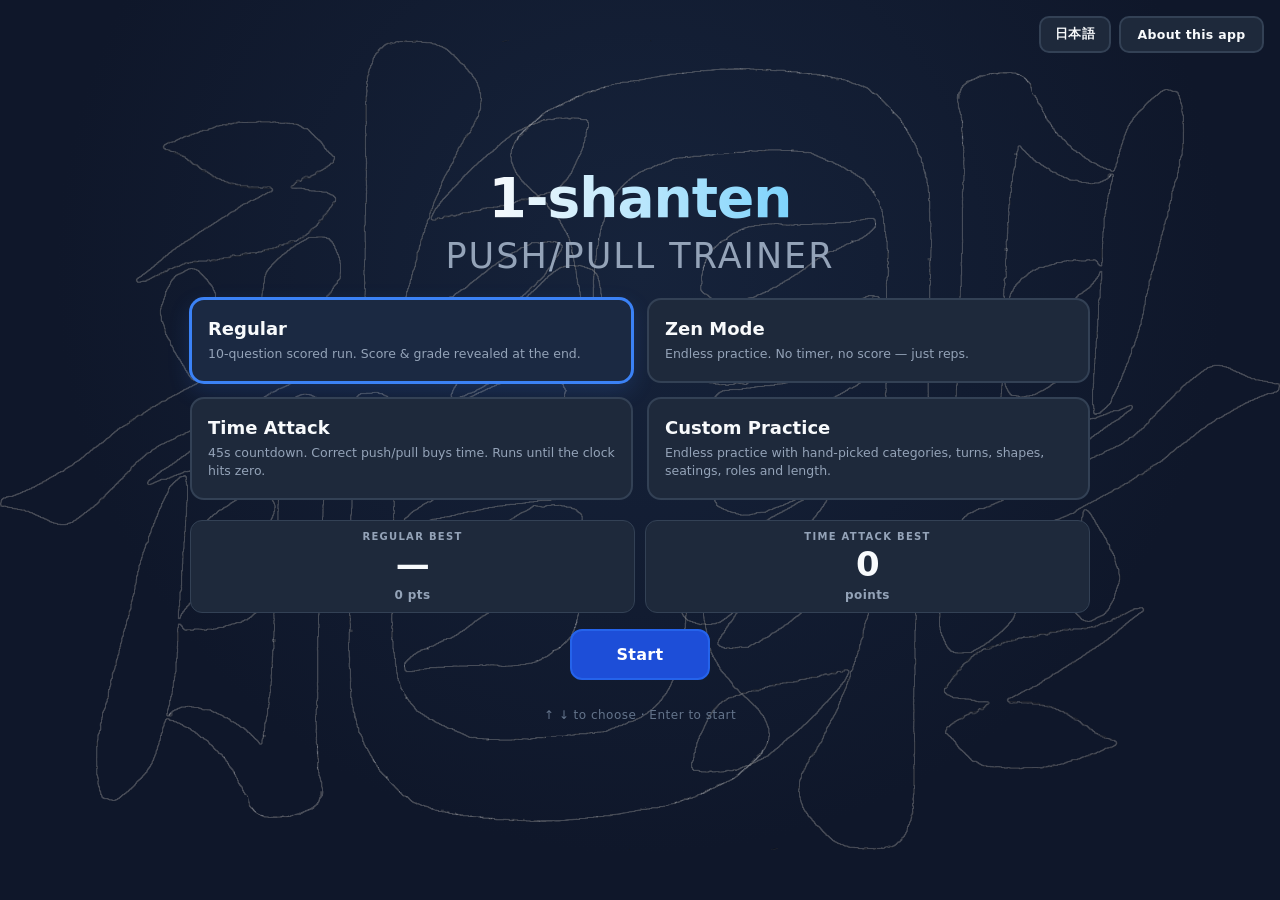
<file: index.html>
<!DOCTYPE html>
<html lang="en">
<head>
<meta charset="UTF-8">
<meta name="viewport" content="width=device-width, initial-scale=1">
<title>1-shanten Push/Fold Trainer</title>
<link rel="stylesheet" href="style.css">
</head>
<body>
<div id="app">

  <div id="home" class="screen active">
    <img src="long.png" alt="" class="cover-image">
    <img src="long.png" alt="" class="cover-image-flipped">
    <div class="home-topbar">
      <button class="btn" id="langBtn">日本語</button>
      <button class="btn" id="aboutBtn" data-i18n="home.about" style="min-width:145px;">About</button>
    </div>
    <div class="home-content">
    <div class="home-inner">
      <h1 data-i18n="home.heading">1-shanten</h1>
      <p class="sub" data-i18n="home.sub">Push/Fold Trainer</p>
      <div class="modes">
        <button class="mode-card selected" data-mode="regular">
          <div class="mode-title" data-i18n="home.mode.regular.title">Regular</div>
          <div class="mode-desc" data-i18n="home.mode.regular.desc">10-question scored run. Score &amp; grade revealed at the end.</div>
        </button>
        <button class="mode-card" data-mode="zen">
          <div class="mode-title" data-i18n="home.mode.zen.title">Zen Mode</div>
          <div class="mode-desc" data-i18n="home.mode.zen.desc">Endless practice. No timer, no score — just reps.</div>
        </button>
        <button class="mode-card" data-mode="timeattack">
          <div class="mode-title" data-i18n="home.mode.timeattack.title">Time Attack</div>
          <div class="mode-desc" data-i18n="home.mode.timeattack.desc">45s countdown. Correct push/fold buys time. Runs until the clock hits zero.</div>
        </button>
        <button class="mode-card" data-mode="custom">
          <div class="mode-title" data-i18n="home.mode.custom.title">Custom Practice</div>
          <div class="mode-desc" data-i18n="home.mode.custom.desc">Endless practice with hand-picked categories, turns, shapes, seatings, roles and length.</div>
        </button>
      </div>
      <div class="high-scores">
        <div class="hs-item">
          <span data-i18n="home.hs.regular">Regular Best</span>
          <b id="hsRegularGrade" class="hs-rank">—</b>
          <div class="hs-sub" id="hsRegular">0 pts</div>
        </div>
        <div class="hs-item">
          <span data-i18n="home.hs.timeattack">Time Attack Best</span>
          <b id="hsTimeAttack" class="hs-rank">0</b>
          <div class="hs-sub" data-i18n="home.hs.points">points</div>
        </div>
      </div>
      <div class="home-actions">
        <button class="btn primary big" id="startBtn" data-i18n="home.start">Start</button>
      </div>
      <p class="hint" data-i18n="home.hint">↑ ↓ to choose &nbsp;·&nbsp; Enter to start</p>
    </div>
    </div>
  </div>

  <div id="settings" class="screen">
    <div class="settings-card">
      <h1 data-i18n="settings.title">Custom Practice Setup</h1>
      <p class="desc" data-i18n="settings.desc">Choose exactly what appears in Custom Practice. At least one option per section must remain enabled.</p>

      <div class="settings-columns">
        <div class="settings-col">
          <div class="settings-section">
            <div class="settings-section-title" data-i18n="settings.cat.title">Tile Categories</div>
            <div class="settings-grid" id="catSettings">
              <label class="chk"><input type="checkbox" data-cat="Double musuji"><span data-i18n="settings.cat.doubleMusuji">Double Musuji</span></label>
              <label class="chk"><input type="checkbox" data-cat="Musuji 3/7"><span data-i18n="settings.cat.musuji37">Musuji 3/7</span></label>
              <label class="chk"><input type="checkbox" data-cat="Musuji 2/8"><span data-i18n="settings.cat.musuji28">Musuji 2/8</span></label>
              <label class="chk"><input type="checkbox" data-cat="Katamusuji 4/5/6"><span data-i18n="settings.cat.katamusuji">Katamusuji 4/5/6</span></label>
              <label class="chk"><input type="checkbox" data-cat="Musuji 1/9"><span data-i18n="settings.cat.musuji19">Musuji 1/9</span></label>
            </div>
            <p class="settings-note" id="settingsNote" data-i18n="settings.note.cat">Select categories to include.</p>
          </div>

          <div class="settings-section">
            <div class="settings-section-title" data-i18n="settings.turn.title">Turns</div>
            <div class="settings-grid settings-grid-3" id="turnSettings">
              <label class="chk"><input type="checkbox" data-turn="5"><span data-i18n="settings.turn.5">Turn 5</span></label>
              <label class="chk"><input type="checkbox" data-turn="9"><span data-i18n="settings.turn.9">Turn 9</span></label>
              <label class="chk"><input type="checkbox" data-turn="14"><span data-i18n="settings.turn.14">Turn 14</span></label>
            </div>
            <p class="settings-note" id="turnsNote" data-i18n="settings.note.turn">Select turns to include.</p>
          </div>

          <div class="settings-grid settings-grid-3" id="shapeSettings">
            <label class="chk"><input type="checkbox" data-shape="Perfect"><span data-i18n="settings.shape.perfect">[A] Perfect</span></label>
            <label class="chk"><input type="checkbox" data-shape="Good*2"><span data-i18n="settings.shape.good2">[B] Ryanmen ×2</span></label>
            <label class="chk"><input type="checkbox" data-shape="Good+Ryankan"><span data-i18n="settings.shape.goodRyankan">[C] Ryanmen + Ryankan</span></label>
            <label class="chk"><input type="checkbox" data-shape="Good+Kanchan"><span data-i18n="settings.shape.goodKanchan">[D] Ryanmen + Kanchan</span></label>
            <label class="chk"><input type="checkbox" data-shape="Bad+Ryankan"><span data-i18n="settings.shape.badRyankan">[E] Kanchan + Ryankan</span></label>
            <label class="chk"><input type="checkbox" data-shape="7 Pairs"><span data-i18n="settings.shape.pairs">[F] 7 Pairs</span></label>
          </div>

          <div class="settings-section">
            <div class="settings-section-title" data-i18n="settings.hand.title">Hand State</div>
            <div class="settings-grid" id="handSettings">
              <label class="chk"><input type="checkbox" data-hand="menzen"><span data-i18n="settings.hand.menzen">Menzen (Closed)</span></label>
              <label class="chk"><input type="checkbox" data-hand="fuuro"><span data-i18n="settings.hand.fuuro">Fuuro (Open)</span></label>
            </div>
            <p class="settings-note" id="handsNote" data-i18n="settings.note.hand">Select hand states to include.</p>
          </div>
        </div>

        <div class="settings-col">
          <div class="settings-section">
            <div class="settings-section-title" data-i18n="settings.declarer.title">Riichi Caller Seat</div>
            <div class="settings-grid settings-grid-3" id="declarerSettings">
              <label class="chk"><input type="checkbox" data-declarer="kamicha"><span data-i18n="settings.declarer.kamicha">Kamicha</span></label>
              <label class="chk"><input type="checkbox" data-declarer="toimen"><span data-i18n="settings.declarer.toimen">Toimen</span></label>
              <label class="chk"><input type="checkbox" data-declarer="shimocha"><span data-i18n="settings.declarer.shimocha">Shimocha</span></label>
            </div>
            <p class="settings-note" id="declarersNote" data-i18n="settings.note.declarer">Select declarer seats to include.</p>
          </div>

          <div class="settings-section">
            <div class="settings-section-title" data-i18n="settings.playerrole.title">Your Role</div>
            <div class="settings-grid" id="playerRoleSettings">
              <label class="chk"><input type="checkbox" data-playerrole="Dealer"><span data-i18n="settings.role.dealer">Dealer</span></label>
              <label class="chk"><input type="checkbox" data-playerrole="Non-Dealer"><span data-i18n="settings.role.nondealer">Non-Dealer</span></label>
            </div>
            <p class="settings-note" id="playerRolesNote" data-i18n="settings.note.playerrole">Select your role to include.</p>
          </div>

          <div class="settings-section">
            <div class="settings-section-title" data-i18n="settings.opprole.title">Riichi Caller Role</div>
            <div class="settings-grid" id="oppRoleSettings">
              <label class="chk"><input type="checkbox" data-opprole="Dealer"><span data-i18n="settings.role.dealer">Dealer</span></label>
              <label class="chk"><input type="checkbox" data-opprole="Non-Dealer"><span data-i18n="settings.role.nondealer">Non-Dealer</span></label>
            </div>
            <p class="settings-note" id="oppRolesNote" data-i18n="settings.note.opprole">Select the declarer's role to include.</p>
          </div>

          <div class="settings-section">
            <div class="settings-section-title" data-i18n="settings.qcount.title">Question Count</div>
            <div class="settings-grid settings-grid-4" id="questionCountSettings">
              <label class="chk"><input type="checkbox" data-qcount="5"><span>5</span></label>
              <label class="chk"><input type="checkbox" data-qcount="10"><span>10</span></label>
              <label class="chk"><input type="checkbox" data-qcount="15"><span>15</span></label>
              <label class="chk"><input type="checkbox" data-qcount="20"><span>20</span></label>
            </div>
            <p class="settings-note" id="qcountNote" data-i18n="settings.note.qcount">Choose the length of the practice run.</p>
          </div>
        </div>
      </div>

      <div class="settings-actions">
        <button class="btn" id="customBack" data-i18n="settings.back">Back</button>
        <button class="btn primary" id="customStart" data-i18n="settings.start">Start Practice</button>
      </div>
    </div>
  </div>

  <div id="game" class="screen">
    <header id="gameHeader">
      <div class="hdr-left">
        <span class="logo" data-i18n="game.logo">1-shanten Push-Pull</span>
        <span class="pill" id="modePill">Regular</span>
      </div>
      <div class="hdr-right">
        <span class="timer-wrapper">
          <span class="pill time" id="timerPill">0s</span>
          <span class="sec-delta" id="secDelta"></span>
        </span>
        <span class="pill combo" id="comboPill">Combo 0</span>
        <span class="pill" id="qCounter">Q 1 / 10</span>
        <span class="pill score" id="scorePill">Score 0</span>
        <button class="btn" id="helpBtn" style="padding:6px 12px;font-size:14px;font-weight:800;">?</button>
        <button class="btn" id="dealInBtn" style="padding:6px 14px;font-size:12px;" data-i18n="game.dealin">Deal-in Rate Reference</button>
        <button class="btn" id="shapesBtn" style="padding:6px 14px;font-size:12px;" data-i18n="game.shapes">Shapes</button>
        <button class="btn" id="exitBtn" style="padding:6px 14px;font-size:12px;" data-i18n="game.exit">Exit</button>
      </div>
    </header>

    <div class="card" id="shapeTierCard">
      <h3 data-i18n="game.panel.shapeTiers">Shape Tiers</h3>
      <div class="panel-title" id="shapeTierTitle">Hidden</div>
      <div class="panel-table-wrap" id="shapeTierTableWrap"></div>
      <div class="direct-nav" id="shapeTierDirectNav"></div>
      <div class="panel-controls">
        <button class="btn" id="shapeTierPrev">◀</button>
        <button class="panel-indicator-btn" id="shapeTierIndicator" title="Auto-select matching table" type="button">Auto</button>
        <button class="btn" id="shapeTierNext">▶</button>
      </div>
    </div>

    <div id="tableWrap"><div id="board"></div></div>

    <div class="card" id="thresholdCard">
      <h3 data-i18n="game.panel.thresholds">Thresholds</h3>
      <div class="panel-title" id="thresholdTitle">Hidden</div>
      <div class="panel-table-wrap" id="thresholdTableWrap"></div>
      <div class="direct-nav" id="thresholdDirectNav"></div>
      <div class="panel-controls">
        <button class="btn" id="threshPrev">◀</button>
        <button class="panel-indicator-btn" id="threshIndicator" title="Auto-select matching table" type="button">Auto</button>
        <button class="btn" id="threshNext">▶</button>
      </div>
    </div>

    <aside id="sidebar">
      <div class="card">
        <h3 data-i18n="game.quiz.title">Quiz</h3>
        <div id="quizCard"></div>
      </div>
    </aside>

    <div id="bottomArea">
      <div id="scenario">
        <div class="scard"><div class="slabel" data-i18n="game.sc.shape">Shape &amp; Status</div><div class="svalue" id="scShape">—</div></div>
        <div class="scard"><div class="slabel" data-i18n="game.sc.yaku">Yaku &amp; Dora</div><div class="svalue hl" id="scYaku">—</div></div>
        <div class="scard"><div class="slabel" data-i18n="game.sc.role">Role</div><div class="svalue" id="scRole">—</div></div>
        <div class="scard"><div class="slabel" data-i18n="game.sc.declarer">Riichi Declarer</div><div class="svalue" id="scDecl">—</div></div>
      </div>
      <div class="card" id="discardCard">
        <h3 data-i18n="game.discard.title">Your Discard — Tile Category</h3>
        <div class="discard-cat" id="discardCat">Double Musuji</div>
        <div class="discard-desc" id="discardDesc">4, 5 or 6 — Double non-suji tile</div>
      </div>
    </div>
  </div>

  <div id="results" class="screen">
    <div class="results-card">
      <h1 id="resultsTitle">Run Complete</h1>
      <div class="grade" id="gradeLetter">A</div>
      <div class="results-grid" id="resultsGrid"></div>
      <div class="res-actions">
        <button class="btn primary big" id="playAgain" data-i18n="results.playAgain">Play Again</button>
        <button class="btn big" id="backToMenu" data-i18n="results.menu">Back to Menu</button>
      </div>
    </div>
  </div>

  <div id="dealInModal" class="modal-overlay">
    <div class="modal-content">
      <div class="modal-header">
        <h2 data-i18n="dealin.title">Deal-in Rate Reference</h2>
        <button class="modal-close" id="closeDealIn" aria-label="Close">×</button>
      </div>
      <p class="modal-desc" data-i18n="dealin.desc">Minimum passed sujis needed to reach each estimated deal-in rate range, by tile category.</p>
      <div id="dealInChartWrap"></div>
      <div class="deal-in-note">
        <strong data-i18n="dealin.modTitle">Common modifiers (not in table):</strong><br>
        <span data-i18n="dealin.modBody">Dora: +2% · Sotogawa: −5% · 1-chance: −3% · Anko/Anko-suji: +2%</span>
        <span class="warn" data-i18n="dealin.modWarn">These modifiers are not accounted for when determining the estimated deal-in rates.</span>
      </div>
    </div>
  </div>

  <div id="shapesModal" class="modal-overlay">
    <div class="modal-content">
      <div class="modal-header">
        <h2 data-i18n="shapes.title">Shape Reference</h2>
        <button class="modal-close" id="closeShapes" aria-label="Close">×</button>
      </div>
      <p class="modal-desc" data-i18n="shapes.desc">Overview of the 5 hand shape categories with example 13-tile hands.</p>
      <div id="shapesContentWrap" class="shape-list"></div>
    </div>
  </div>

  <div id="helpModal" class="modal-overlay">
    <div class="modal-content">
      <div class="modal-header">
        <h2 data-i18n="help.title">How to Play</h2>
        <button class="modal-close" id="closeHelp" aria-label="Close">×</button>
      </div>
      <div class="help-content" id="helpBody"></div>
    </div>
  </div>

  <div id="aboutModal" class="modal-overlay">
    <div class="modal-content">
      <div class="modal-header">
        <h2 data-i18n="about.title">About</h2>
        <button class="modal-close" id="closeAbout" aria-label="Close">×</button>
      </div>
      <div class="help-content">
        <h3 data-i18n="about.overviewTitle">Overview</h3>
        <p data-i18n="about.p1">A training tool for the push/fold decision in riichi mahjong. Every question shows a 1-shanten hand facing a riichi and walks you through the same three steps: count the passed sujis, estimate the deal-in rate, then compare it against your hand's deal-in threshold values.</p>
        <h3 data-i18n="about.creditsTitle">Credits</h3>
        <p data-i18n="about.p2">Designed and built by kakino_tea. X: @mican8saku</p>
        <h3 data-i18n="about.sourcesTitle">Sources</h3>
        <p data-i18n="about.p3">Shape tiers and Deal-in Threshold tables are adapted from Unimaru(うに丸)'s book covering this topic. Deal-in rate estimates are adapted from Statistical Mahjong Strategy by Miinin. The deal-in rates are rough training estimates and are not exact as they fall into a bucket of 5% so there is bound to be inaccurate especially if you factor in other factors in there too or apply it to a specific concrete discard pond. </p>
      </div>
    </div>
  </div>

</div>
<script src="script.js"></script>
</body>
</html>
</file>
<file: style.css>
:root{
  --bg:#0f172a;
  --panel:#1e293b;
  --panel2:#243038;
  --border:#334155;
  --text:#f8fafc;
  --muted:#94a3b8;
  --green:#22c55e;
  --red:#ef4444;
  --blue:#3b82f6;
  --amber:#f59e0b;
}
*{box-sizing:border-box;}
html,body{height:100%;margin:0;padding:0;}
body{
  background:var(--bg);
  color:var(--text);
  font-family:system-ui,-apple-system,'Segoe UI',Roboto,Helvetica,Arial,sans-serif;
  overflow:hidden;
  -webkit-font-smoothing:antialiased;
}
button{font-family:inherit;}
.screen{display:none;}
#home.active{display:flex;}
#settings.active{display:flex;}
#game.active{display:grid;}
#results.active{display:flex;}

#home,#settings{
  height:100vh;flex-direction:column;align-items:center;justify-content:center;
  gap:22px;padding:24px;background:radial-gradient(circle at 50% 30%,#16233b 0%,#0f172a 65%);
}
#home{position:relative;}
.home-topbar{
  position:absolute;top:16px;right:16px;display:flex;gap:8px;
}
.home-topbar .btn{padding:8px 14px;font-size:12.5px;}
#settings.active{
  align-items:center;
  justify-content:flex-start;
  overflow-y:auto;
  padding:30px 24px;
}
.home-inner{display:flex;flex-direction:column;align-items:center;gap:16px;max-width:900px;width:100%;}
#home h1{margin:0;font-size:55px;letter-spacing:-1px;font-weight:800;
  background:linear-gradient(90deg,#f8fafc,#7dd3fc);-webkit-background-clip:text;background-clip:text;color:transparent;}
.sub{margin:-10px 0 6px;color:var(--muted);font-size:35px;letter-spacing:2px;text-transform:uppercase;}
.modes{display:grid;grid-template-columns:1fr 1fr;gap:14px;width:100%;}
.mode-card{
  background:var(--panel);border:2px solid var(--border);border-radius:14px;
  padding:18px 16px;text-align:left;color:var(--text);cursor:pointer;
  transition:border-color .15s,transform .12s,background .15s;
}
.mode-card:hover{border-color:#475569;transform:translateY(-2px);}
.mode-card.selected{border-color:var(--blue);background:#1b2942;box-shadow:0 0 0 1px var(--blue),0 8px 22px rgba(59,130,246,.18);}
.mode-title{font-size:18px;font-weight:800;margin-bottom:6px;}
.mode-desc{font-size:12.5px;color:var(--muted);line-height:1.45;}
.hint{color:#64748b;font-size:12px;letter-spacing:.5px;}

.high-scores{
  display:grid;
  grid-template-columns:repeat(2, 1fr);
  gap:10px;
  width:100%;
  margin-top:4px;
}
.hs-item{
  background:var(--panel);
  border:1px solid var(--border);
  border-radius:12px;
  padding:10px 12px;
  text-align:center;
}
.hs-item span{
  display:block;
  font-size:10px;
  letter-spacing:1.3px;
  text-transform:uppercase;
  color:var(--muted);
  font-weight:800;
  margin-bottom:5px;
}
.hs-item b.hs-rank{
  display:block;
  font-size:34px;
  font-weight:900;
  color:#f8fafc;
  line-height:1.05;
  font-variant-numeric:tabular-nums;
  letter-spacing:-.5px;
}
.hs-sub{
  margin-top:5px;
  font-size:12px;
  font-weight:800;
  color:#94a3b8;
  font-variant-numeric:tabular-nums;
  letter-spacing:.4px;
}

.btn{
  border:2px solid var(--border);background:var(--panel);color:var(--text);
  border-radius:10px;padding:11px 18px;font-size:14px;font-weight:700;cursor:pointer;
  transition:all .14s;letter-spacing:.3px;
}
.btn:hover:not(:disabled){border-color:#64748b;background:var(--panel2);transform:translateY(-1px);}
.btn:disabled{opacity:.4;cursor:not-allowed;}
.btn.primary{border-color:#2563eb;background:#1d4ed8;color:#fff;}
.btn.primary:hover:not(:disabled){background:#2563eb;border-color:#3b82f6;box-shadow:0 0 18px rgba(37,99,235,.45);}
.btn.big{padding:14px 44px;font-size:16px;border-radius:12px;}
.home-actions{display:flex;gap:12px;align-items:center;}

.settings-card{
  background:var(--panel);border:1px solid var(--border);border-radius:16px;
  padding:24px 26px;max-width:1100px;width:100%;
  box-shadow:0 20px 50px rgba(0,0,0,.45);
  margin: auto 0;
  flex-shrink: 0;
}
.settings-card h1{margin:0 0 4px;font-size:24px;letter-spacing:-.4px;}
.settings-card p.desc{margin:0 0 20px;color:var(--muted);font-size:13px;line-height:1.5;}
.settings-columns{
  display:grid;
  grid-template-columns:1fr 1fr;
  gap:24px;
  margin-bottom:20px;
}
.settings-col{
  display:flex;
  flex-direction:column;
  gap:16px;
  min-width:0;
}
.settings-grid{display:grid;grid-template-columns:1fr 1fr;gap:10px;margin-bottom:8px;}
.settings-grid.settings-grid-3{grid-template-columns:1fr 1fr 1fr;}
.settings-grid.settings-grid-4{grid-template-columns:1fr 1fr 1fr 1fr;}
.settings-section{margin-bottom:0;}
.settings-section-title{
  font-size:11px;letter-spacing:1.6px;text-transform:uppercase;color:#7dd3fc;
  font-weight:800;margin-bottom:8px;
}
.settings-section .settings-note{margin:0;font-size:12px;}
.settings-actions{
  display:flex;
  gap:10px;
  margin-top:4px;
}
.settings-actions .btn{
  flex:1;
  padding:14px 18px;
  font-size:15px;
}
.chk{
  display:flex;align-items:center;gap:10px;
  background:var(--panel2);border:1px solid var(--border);border-radius:10px;
  padding:11px 13px;font-size:13.5px;font-weight:700;cursor:pointer;
  transition:.13s;user-select:none;
}
.chk:hover{border-color:#475569;background:#2f3f52;}
.chk input{
  appearance:none;-webkit-appearance:none;
  width:18px;height:18px;flex:0 0 auto;
  border:2px solid var(--border);border-radius:5px;background:#0b1220;
  position:relative;cursor:pointer;transition:.12s;
}
.chk input:checked{background:var(--blue);border-color:var(--blue);box-shadow:0 0 10px rgba(59,130,246,.4);}
.chk input:checked::after{
  content:'';position:absolute;left:4px;top:0px;
  width:6px;height:11px;border:solid #fff;border-width:0 2px 2px 0;
  transform:rotate(45deg);
}
.settings-note{color:var(--muted);font-size:12.5px;line-height:1.5;margin:0 0 18px;}
.settings-note.bad{color:#fca5a5;}

#game{
  height:100vh;
  grid-template-columns:310px minmax(0, 560px) 280px 340px;
  grid-template-rows:auto minmax(0, 1fr) auto;
  gap:12px;padding:12px;
  justify-content:center;
}
#gameHeader{grid-area:1/1/2/5;display:flex;align-items:center;justify-content:space-between;
  background:var(--panel);border:1px solid var(--border);border-radius:12px;padding:10px 16px;}
.hdr-left,.hdr-right{display:flex;align-items:center;gap:10px;}
.logo{font-weight:800;letter-spacing:-.3px;font-size:16px;}
.pill{background:var(--panel2);border:1px solid var(--border);border-radius:999px;
  padding:5px 12px;font-size:12px;font-weight:700;color:var(--muted);letter-spacing:.4px;}
.pill.score{color:#7dd3fc;border-color:#1e40af;background:#172554;}
.pill.time{color:#fbbf24;border-color:#78350f;background:#1f1503;font-variant-numeric:tabular-nums;}
.pill.combo{
  color:#94a3b8;border-color:var(--border);background:var(--panel2);
  transition:all .2s;
}
.pill.combo.active{
  color:#fef08a;
  border-color:#eab308;
  background:#451a03;
}

.timer-wrapper{position:relative;display:inline-block;}
.sec-delta{
  position:absolute;
  left:calc(100% + 6px);
  top:50%;
  transform:translateY(-50%);
  background:rgba(34,197,94,.95);
  color:#fff;
  font-weight:800;
  font-size:13px;
  padding:4px 10px;
  border-radius:8px;
  pointer-events:none;
  opacity:0;
  white-space:nowrap;
  box-shadow:0 2px 8px rgba(0,0,0,.35);
  z-index:100;
}
.sec-delta.negative{background:rgba(239,68,68,.95);}
.sec-delta.anim{animation:secFloat 1.2s ease-out forwards;}
@keyframes secFloat{
  0%{opacity:0;transform:translateY(-50%) translateY(0);}
  15%{opacity:1;transform:translateY(-50%) translateY(-4px);}
  70%{opacity:1;transform:translateY(-50%) translateY(-10px);}
  100%{opacity:0;transform:translateY(-50%) translateY(-18px);}
}

#tableWrap{grid-area:2/2/3/3;position:relative;overflow:hidden;
  background:#131f24;border:1px solid var(--border);border-radius:14px;
  box-shadow:inset 0 0 80px rgba(0,0,0,.5);}
#board{position:absolute;left:0;top:0;width:1120px;height:920px;transform-origin:0 0;}

.pond{position:absolute;display:flex;flex-wrap:wrap;gap:2px;align-content:flex-start;justify-content:flex-start;}
.tile{position:relative;width:70px;height:100px;flex:0 0 auto;opacity:0;transition:opacity .18s ease;}
.tile.shown{opacity:1;}
.tile>img,.tile>.tile-fallback{
  position:absolute;left:0;top:0;width:70px;height:100px;
  filter:drop-shadow(0 4px 6px rgba(0,0,0,.4));
  display:block;
}
.tile>img{object-fit:contain;}
.tile.rotated>img,.tile.rotated>.tile-fallback{transform:rotate(90deg) translateY(-15px);}
.tile-fallback{
  background:#f1f5f9;border-radius:6px;border:1px solid #cbd5e1;
  display:flex;flex-direction:column;align-items:center;justify-content:center;
  color:#0f172a;overflow:hidden;
}
.tf-num{font-size:30px;font-weight:800;line-height:1;}
.tf-suit{font-size:19px;font-weight:700;line-height:1.15;}
.tf-suit.s-m{color:#b91c1c;}
.tf-suit.s-p{color:#1d4ed8;}
.tf-suit.s-s{color:#15803d;}
.tf-honor{font-size:32px;font-weight:800;color:#0f172a;}
.tile-fallback.honor{background:#fffdf5;}

@keyframes riichiDrop{
  0%{opacity:0;transform:translateY(-32px) scale(.85);}
  60%{opacity:1;transform:translateY(6px) scale(1.05);}
  100%{opacity:1;transform:none;}
}
.tile.riichi-drop{animation:riichiDrop .45s cubic-bezier(.2,.8,.3,1) forwards;opacity:1;}

.riichi-stick{
  position:absolute;background:#f8fafc;border-radius:5px;
  box-shadow:0 4px 10px rgba(0,0,0,.6);
  opacity:0;animation:fadeIn .45s .1s forwards;
}
.riichi-stick::after{
  content:'';position:absolute;left:50%;top:50%;width:9px;height:9px;
  margin:-4.5px 0 0 -4.5px;border-radius:50%;background:#dc2626;
}
@keyframes fadeIn{to{opacity:1;}}

.seat-label{
  position:absolute;font-size:23px;font-weight:800;letter-spacing:1.4px;
  color:#94a3b8;text-transform:uppercase;white-space:nowrap;
}
.seat-label .wind{color:#38bdf8;font-size:42px;letter-spacing:0;margin-right:6px;vertical-align:-1px;}
.center-panel{
  position:absolute;left:50%;top:50%;transform:translate(-50%,-50%);
  background:var(--panel);border:1px solid var(--border);border-radius:16px;
  padding:16px 26px;text-align:center;min-width:190px;
  box-shadow:0 10px 30px rgba(0,0,0,.5);
}
.center-panel .cp-round{font-size:26px;letter-spacing:1.6px;color:#7dd3fc;font-weight:800;text-transform:uppercase;margin-bottom:2px;}
.center-panel .cp-turn{font-size:20px;letter-spacing:2px;color:var(--muted);font-weight:800;text-transform:uppercase;}
.center-panel .cp-num{font-size:56px;font-weight:900;line-height:1;margin:4px 0 2px;}

#sidebar{grid-area:2/4/4/5;display:flex;flex-direction:column;gap:12px;overflow-y:auto;padding-right:2px;}
#sidebar::-webkit-scrollbar{width:8px;}
#sidebar::-webkit-scrollbar-thumb{background:#334155;border-radius:4px;}
.card{background:var(--panel);border:1px solid var(--border);border-radius:12px;padding:14px;}
.card h3{margin:0 0 10px;font-size:12px;letter-spacing:1.6px;text-transform:uppercase;color:var(--muted);font-weight:800;}

.discard-cat{
  font-size:22px;font-weight:900;letter-spacing:-.5px;color:#f8fafc;line-height:1.15;
}
.discard-desc{font-size:12.5px;color:var(--muted);margin-top:6px;line-height:1.5;}

#quizCard{display:flex;flex-direction:column;gap:14px;}
.qstep{border-top:1px dashed #334155;padding-top:12px;}
.qstep:first-child{border-top:none;padding-top:0;}
.qhead{display:flex;align-items:center;gap:8px;font-size:12px;font-weight:800;
  letter-spacing:1.3px;text-transform:uppercase;color:#7dd3fc;margin-bottom:8px;}
.stepnum{display:inline-flex;align-items:center;justify-content:center;width:20px;height:20px;
  border-radius:50%;background:#1e40af;color:#fff;font-size:11px;}
.qtext{font-size:13.5px;line-height:1.5;color:#cbd5e1;margin-bottom:12px;}
.qtext b{color:#f8fafc;}

.sujigrid{
  display:grid;
  grid-template-columns:repeat(7,1fr);
  gap:6px;
  margin-bottom:10px;
}
.sujibtn{
  padding:10px 0;
  background:var(--panel2);
  border:2px solid var(--border);
  border-radius:8px;
  color:var(--text);
  font-size:15px;
  font-weight:800;
  cursor:pointer;
  transition:.12s;
  font-variant-numeric:tabular-nums;
}
.sujibtn:hover:not(:disabled){border-color:#64748b;background:#2f3f52;transform:translateY(-1px);}
.sujibtn:disabled{cursor:default;opacity:.7;}
.sujibtn.correct{border-color:var(--green)!important;background:rgba(34,197,94,.18)!important;color:#86efac!important;box-shadow:0 0 16px rgba(34,197,94,.3);}
.sujibtn.wrong{border-color:var(--red)!important;background:rgba(239,68,68,.16)!important;color:#fca5a5!important;}
.sujibtn.kbd-focus{box-shadow:0 0 0 3px rgba(59,130,246,.45);border-color:var(--blue);}

.optrow{display:flex;flex-wrap:wrap;gap:8px;}
.optrow.rate-grid{display:grid;grid-template-columns:1fr 1fr;gap:8px;}
.rate-grid .opt{min-width:0;padding:11px 6px;font-size:13px;white-space:nowrap;}
.opt{
  flex:1 1 auto;min-width:74px;padding:11px 10px;background:var(--panel2);
  border:2px solid var(--border);border-radius:10px;color:var(--text);
  font-size:14px;font-weight:800;cursor:pointer;transition:.13s;letter-spacing:.3px;
}
.opt:hover:not(:disabled){border-color:#64748b;background:#2f3f52;transform:translateY(-1px);}
.opt:disabled{cursor:default;opacity:.75;}
.opt.correct{border-color:var(--green)!important;background:rgba(34,197,94,.18)!important;color:#86efac!important;box-shadow:0 0 16px rgba(34,197,94,.3);}
.opt.wrong{border-color:var(--red)!important;background:rgba(239,68,68,.16)!important;color:#fca5a5!important;}
.opt.borderline-yellow{
  border-color:#fde047!important;background:rgba(253,224,71,0.20)!important;
  color:#fef08a!important;box-shadow:0 0 18px rgba(253,224,71,0.35);opacity:1!important;
}
.opt.borderline-green{
  border-color:#4ade80!important;background:rgba(74,222,128,0.18)!important;
  color:#bbf7d0!important;box-shadow:0 0 18px rgba(74,222,128,0.28);opacity:1!important;
}
.opt.kbd-focus{box-shadow:0 0 0 3px rgba(59,130,246,.45);border-color:var(--blue);}

.fb{margin-top:10px;font-size:12.5px;line-height:1.5;border-radius:9px;padding:9px 11px;display:none;}
.fb.show{display:block;}
.fb.ok{background:rgba(34,197,94,.12);border:1px solid #166534;color:#86efac;}
.fb.part{background:rgba(245,158,11,.12);border:1px solid #78350f;color:#fcd34d;}
.fb.bad{background:rgba(239,68,68,.1);border:1px solid #7f1d1d;color:#fca5a5;}
.fb.borderline{background:rgba(253,224,71,0.14);border:1px solid #ca8a04;color:#fde047;}
.fb b{color:#fff;}
.fb.borderline b{color:#fef9c3;}

.locked{display:none!important;}

#shapeTierCard{grid-area:2/1/3/2;display:flex;flex-direction:column;}
#thresholdCard{grid-area:2/3/3/4;display:flex;flex-direction:column;}
.panel-title{font-size:11.5px;font-weight:800;margin-bottom:6px;color:#7dd3fc;letter-spacing:.3px;}
.panel-table-wrap{flex:1 1 auto;overflow-y:auto;min-height:0;}
.panel-table-wrap::-webkit-scrollbar{width:6px;}
.panel-table-wrap::-webkit-scrollbar-thumb{background:#334155;border-radius:3px;}
.panel-controls{display:flex;justify-content:space-between;align-items:center;margin-top:10px;gap:6px;flex-shrink:0;}
.panel-controls .btn{padding:12px 25px;font-size:14px;border-radius:9px;flex-shrink:0;}
.panel-indicator-btn{
  background:var(--panel2);border:2px solid var(--border);color:var(--text);
  font-size:13px;font-weight:800;padding:6px 12px;border-radius:8px;cursor:pointer;
  transition:.12s;font-variant-numeric:tabular-nums;font-family:inherit;letter-spacing:.3px;
  flex:1;text-align:center;height:46px;
}
.panel-indicator-btn:hover{border-color:#64748b;background:#2f3f52;}
.panel-indicator-btn.auto-active{border-color:#22c55e;background:rgba(34,197,94,.15);color:#86efac;}
.thresh-table{width:100%;border-collapse:collapse;font-size:10px;text-align:center;}
.thresh-table th{background:var(--panel2);color:var(--muted);font-weight:800;padding:3px 1px;border:1px solid var(--border);line-height:1.1;}
.thresh-table td{padding:2px 1px;border:1px solid var(--border);font-weight:800;font-variant-numeric:tabular-nums;color:#e2e8f0;}
.thresh-table td:first-child{background:var(--panel2);color:var(--muted);}

.direct-nav{
  display:grid;grid-template-columns:1fr 1fr 1fr;grid-auto-rows:44px;gap:4px;
  margin-top:8px;flex-shrink:0;
}
.direct-nav .btn{
  padding:3px 4px;font-size:12px;line-height:1.15;height:45px;min-height:45px;
  border-radius:7px;letter-spacing:0;white-space:normal;overflow:hidden;
  display:flex;align-items:center;justify-content:center;text-align:center;
}
.direct-nav .btn:hover:not(:disabled){transform:none;}
.direct-nav .btn.active{border-color:var(--blue);background:rgba(59,130,246,.15);color:#93c5fd;}

#bottomArea{grid-area:3/1/4/4;display:grid;grid-template-columns:minmax(0,1fr) 224px;gap:10px;min-height:0;}
#scenario{display:grid;grid-template-columns:1fr 1fr;grid-template-rows:1fr 1fr;gap:10px;min-height:0;}
.scard{background:var(--panel);border:1px solid var(--border);border-radius:12px;padding:10px 13px;min-width:0;
  display:flex;flex-direction:column;justify-content:center;}
.slabel{font-size:10px;letter-spacing:1.5px;text-transform:uppercase;color:#64748b;font-weight:800;margin-bottom:5px;}
.svalue{font-size:14px;font-weight:800;line-height:1.25;color:#e2e8f0;}
.svalue.hl{color:#fbbf24;}
.svalue.open-hand{color:#7dd3fc;}
.svalue.closed-hand{color:#86efac;}
#discardCard{display:flex;flex-direction:column;justify-content:center;}

#results{height:100vh;flex-direction:column;align-items:center;justify-content:center;gap:20px;padding:24px;
  background:radial-gradient(circle at 50% 25%,#16233b 0%,#0f172a 65%);}
.results-card{background:var(--panel);border:1px solid var(--border);border-radius:20px;
  padding:34px 40px;max-width:680px;width:100%;text-align:center;
  box-shadow:0 24px 60px rgba(0,0,0,.55);}
.results-card h1{margin:0 0 4px;font-size:26px;letter-spacing:-.5px;}
.grade{font-size:82px;font-weight:900;line-height:1;margin:12px 0 4px;color:#f8fafc;}
.grade.g-S\+{
  background:linear-gradient(180deg,#fde047,#eab308);-webkit-background-clip:text;
  background-clip:text;color:transparent;filter:drop-shadow(0 0 20px rgba(234,179,8,.45));
}
.grade.g-score{
  font-size:64px;
  letter-spacing:-2px;
  font-variant-numeric:tabular-nums;
  background:linear-gradient(180deg,#fef9c3,#f59e0b);
  -webkit-background-clip:text;
  background-clip:text;
  color:transparent;
  filter:drop-shadow(0 0 24px rgba(245,158,11,.5));
}
.results-grid{display:grid;grid-template-columns:1fr 1fr;gap:10px;margin:22px 0 26px;}
.results-grid>div{background:var(--panel2);border:1px solid var(--border);border-radius:12px;padding:14px;}
.results-grid span{display:block;font-size:11px;letter-spacing:1.4px;text-transform:uppercase;color:#64748b;font-weight:800;margin-bottom:6px;}
.results-grid b{font-size:20px;font-weight:900;color:#f8fafc;font-variant-numeric:tabular-nums;}
.res-actions{display:flex;flex-direction:column;gap:10px;}

.modal-overlay{display:none;position:fixed;inset:0;background:rgba(0,0,0,.62);z-index:9999;
  align-items:center;justify-content:center;padding:24px;backdrop-filter:blur(2px);}
.modal-overlay.active{display:flex;}
.modal-content{background:var(--panel);border:1px solid var(--border);border-radius:16px;
  padding:22px 26px;max-width:760px;width:100%;max-height:85vh;overflow-y:auto;
  box-shadow:0 24px 60px rgba(0,0,0,.55);}
.modal-header{display:flex;align-items:center;justify-content:space-between;margin-bottom:4px;}
.modal-header h2{margin:0;font-size:20px;letter-spacing:-.3px;}
.modal-close{background:transparent;border:none;color:var(--muted);font-size:26px;cursor:pointer;line-height:1;
  padding:0;width:30px;height:30px;border-radius:6px;transition:.12s;}
.modal-close:hover{background:var(--panel2);color:var(--text);}
.modal-desc{color:var(--muted);font-size:12.5px;margin:0 0 16px;line-height:1.5;}
.deal-in-chart{width:100%;border-collapse:collapse;font-size:13px;margin-bottom:16px;}
.deal-in-chart th{background:var(--panel2);color:var(--muted);font-weight:800;padding:8px 6px;
  border:1px solid var(--border);font-size:11px;letter-spacing:.5px;text-transform:uppercase;line-height:1.2;}
.deal-in-chart td{padding:8px 6px;border:1px solid var(--border);text-align:center;
  font-weight:800;font-variant-numeric:tabular-nums;color:#e2e8f0;}
.deal-in-chart td:first-child{color:#7dd3fc;white-space:nowrap;}
.deal-in-chart tr:hover td{background:rgba(59,130,246,.08);}
.deal-in-note{background:var(--panel2);border:1px solid var(--border);border-radius:10px;
  padding:12px 14px;font-size:12.5px;line-height:1.7;color:#cbd5e1;}
.deal-in-note strong{color:#f8fafc;}
.deal-in-note .warn{opacity:.72;font-size:11.5px;display:block;margin-top:6px;}

.shape-list{display:flex;flex-direction:column;}
.shape-item{padding:14px 0;border-bottom:1px solid var(--border);}
.shape-item:first-child{padding-top:4px;}
.shape-item:last-child{border-bottom:none;padding-bottom:0;}
.shape-item h3{margin:0 0 6px;font-size:16px;font-weight:800;color:#f8fafc;letter-spacing:-.2px;}
.shape-meta{display:flex;flex-wrap:wrap;gap:18px;font-size:12px;color:var(--muted);margin-bottom:10px;}
.shape-meta strong{color:#7dd3fc;font-weight:800;}
.shape-tiles{display:flex;gap:3px;flex-wrap:wrap;align-items:flex-start;}
.shape-tile{position:relative;width:44px;height:62px;flex:0 0 auto;filter:drop-shadow(0 2px 3px rgba(0,0,0,.4));}
.shape-tile img{width:100%;height:100%;object-fit:contain;display:block;}
.shape-tile-fb{width:100%;height:100%;background:#f1f5f9;border-radius:4px;border:1px solid #cbd5e1;
  display:flex;flex-direction:column;align-items:center;justify-content:center;color:#0f172a;overflow:hidden;}
.shape-tile-fb.honor{background:#fffdf5;}
.stf-num{font-size:20px;font-weight:800;line-height:1;}
.stf-num.stf-red{color:#dc2626;}
.stf-suit{font-size:12px;font-weight:700;line-height:1.1;}
.stf-suit.s-m{color:#b91c1c;}
.stf-suit.s-p{color:#1d4ed8;}
.stf-suit.s-s{color:#15803d;}
.stf-honor{font-size:22px;font-weight:800;color:#0f172a;}

.help-content{font-size:13px;line-height:1.65;color:#cbd5e1;}
.help-content h3{color:#7dd3fc;font-size:13px;margin:16px 0 6px;font-weight:800;
  text-transform:uppercase;letter-spacing:1px;}
.help-content h3:first-child{margin-top:4px;}
.help-content p{margin:0 0 8px;}
.help-content ul{margin:0 0 10px;padding-left:20px;}
.help-content li{margin-bottom:4px;}
.help-content b{color:#f8fafc;}
.help-content code{background:#0b1220;border:1px solid #334155;padding:1px 5px;
  border-radius:4px;font-size:12px;color:#fbbf24;}
  .corner-image{position: absolute;bottom: 10px;right: 0;pointer-events: none;opacity: 0.2;max-height:10%;}
  .corner-image2{position: absolute;top: 0px;left: 0px;pointer-events: none;opacity: 0.2;max-height:20%;transform: rotate(-5deg);}
  .cover-image{position: absolute;bottom: 50px;left: 0px;pointer-events: none;opacity: 0.4;max-height:90%}
  .cover-image-flipped{position: absolute;bottom: 50px;right: 0px;pointer-events: none;opacity: 0.4;max-height:90%;transform: rotate(180deg);}
  .home-content {
    position: relative; /* Skapar ett eget lager */
    z-index: 1;         /* Tvingar hela innehållet (inklusive knappar) att ligga ovanpå bilden */
  }
  
  #home {
    position: relative; /* Nödvändigt för att absolute-positionering ska utgå från detta element */
  }
</file>
